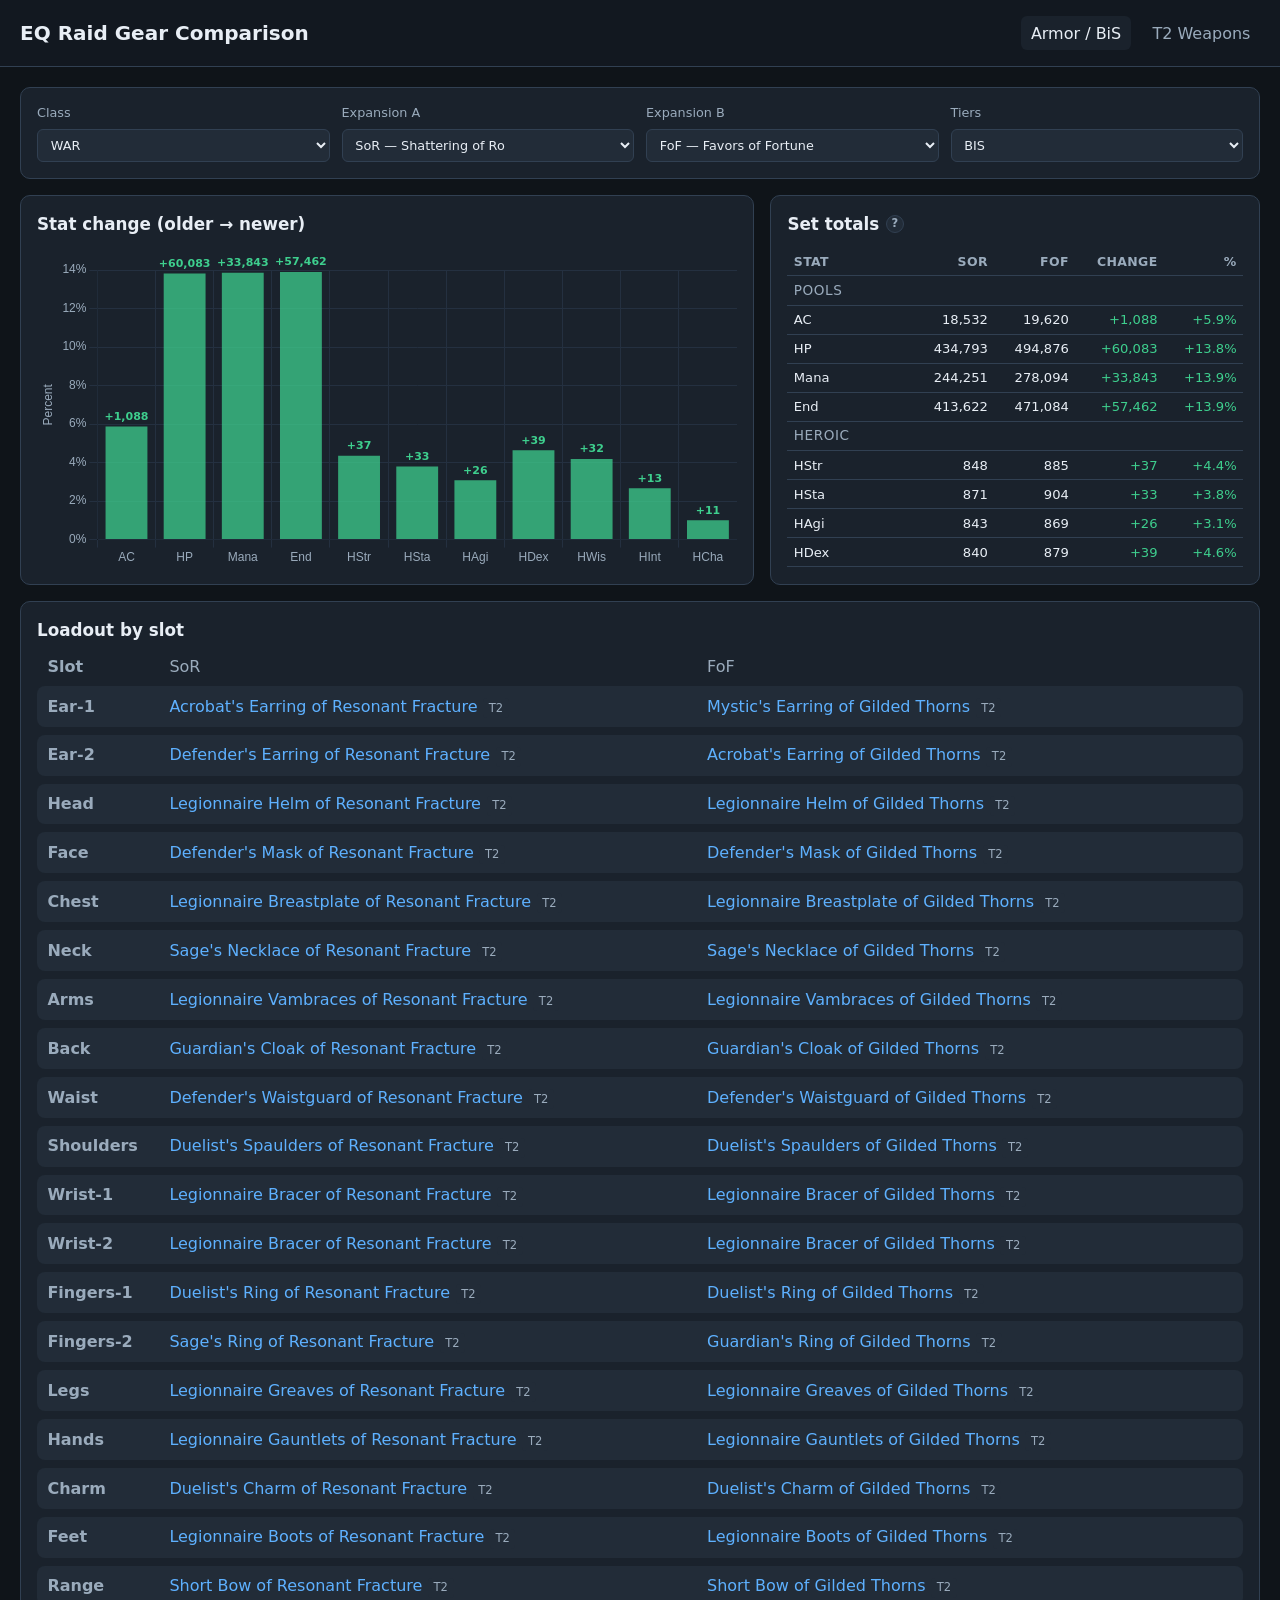
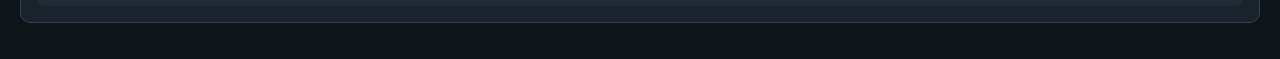
<file: index.html>
<!DOCTYPE html>
<html lang="en">
<head>
  <meta charset="utf-8" />
  <meta name="viewport" content="width=device-width, initial-scale=1" />
  <title>EQ Raid Gear Comparison</title>
  <link rel="stylesheet" href="css/site.css" />
  <script src="vendor/chart.umd.min.js"></script>
</head>
<body>
  <header>
    <h1>EQ Raid Gear Comparison</h1>
    <nav>
      <a class="active" href="index.html">Armor / BiS</a>
      <a href="weapons.html">T2 Weapons</a>
    </nav>
  </header>
  <main>
    <div class="controls">
      <label>Class
        <select id="classSelect"></select>
      </label>
      <label>Expansion A
        <select id="expA"></select>
      </label>
      <label>Expansion B
        <select id="expB"></select>
      </label>
      <label>Tiers
        <select id="modeSelect">
          <option value="T1">T1</option>
          <option value="T2">T2</option>
          <option value="BIS">BIS</option>
        </select>
      </label>
    </div>

    <div id="banner" class="banner hidden"></div>
    <div class="compare-row">
      <section class="panel panel-chart">
        <h2>Stat change (older → newer)</h2>
        <div class="chart-wrap">
          <canvas id="pctChart"></canvas>
        </div>
      </section>

      <section class="panel panel-totals">
        <h2 class="has-balloon">
          <span>Set totals</span>
          <button type="button" id="bisRulesTip" class="info-tip" aria-describedby="bisRulesBalloon" aria-label="BiS stat rules">?</button>
          <div id="bisRulesBalloon" class="balloon" role="tooltip" hidden></div>
        </h2>
        <div class="totals-scroll">
          <table>
            <thead>
              <tr>
                <th>Stat</th>
                <th class="num" id="baseCol">Base</th>
                <th class="num" id="otherCol">Other</th>
                <th class="num">Change</th>
                <th class="num">%</th>
              </tr>
            </thead>
            <tbody id="totalsBody"></tbody>
          </table>
        </div>
      </section>
    </div>

    <section class="panel">
      <h2>Loadout by slot</h2>
      <div id="slotList" class="slot-grid"></div>
    </section>
  </main>
  <script type="module" src="js/armor.js?v=slots"></script>
</body>
</html>
</file>
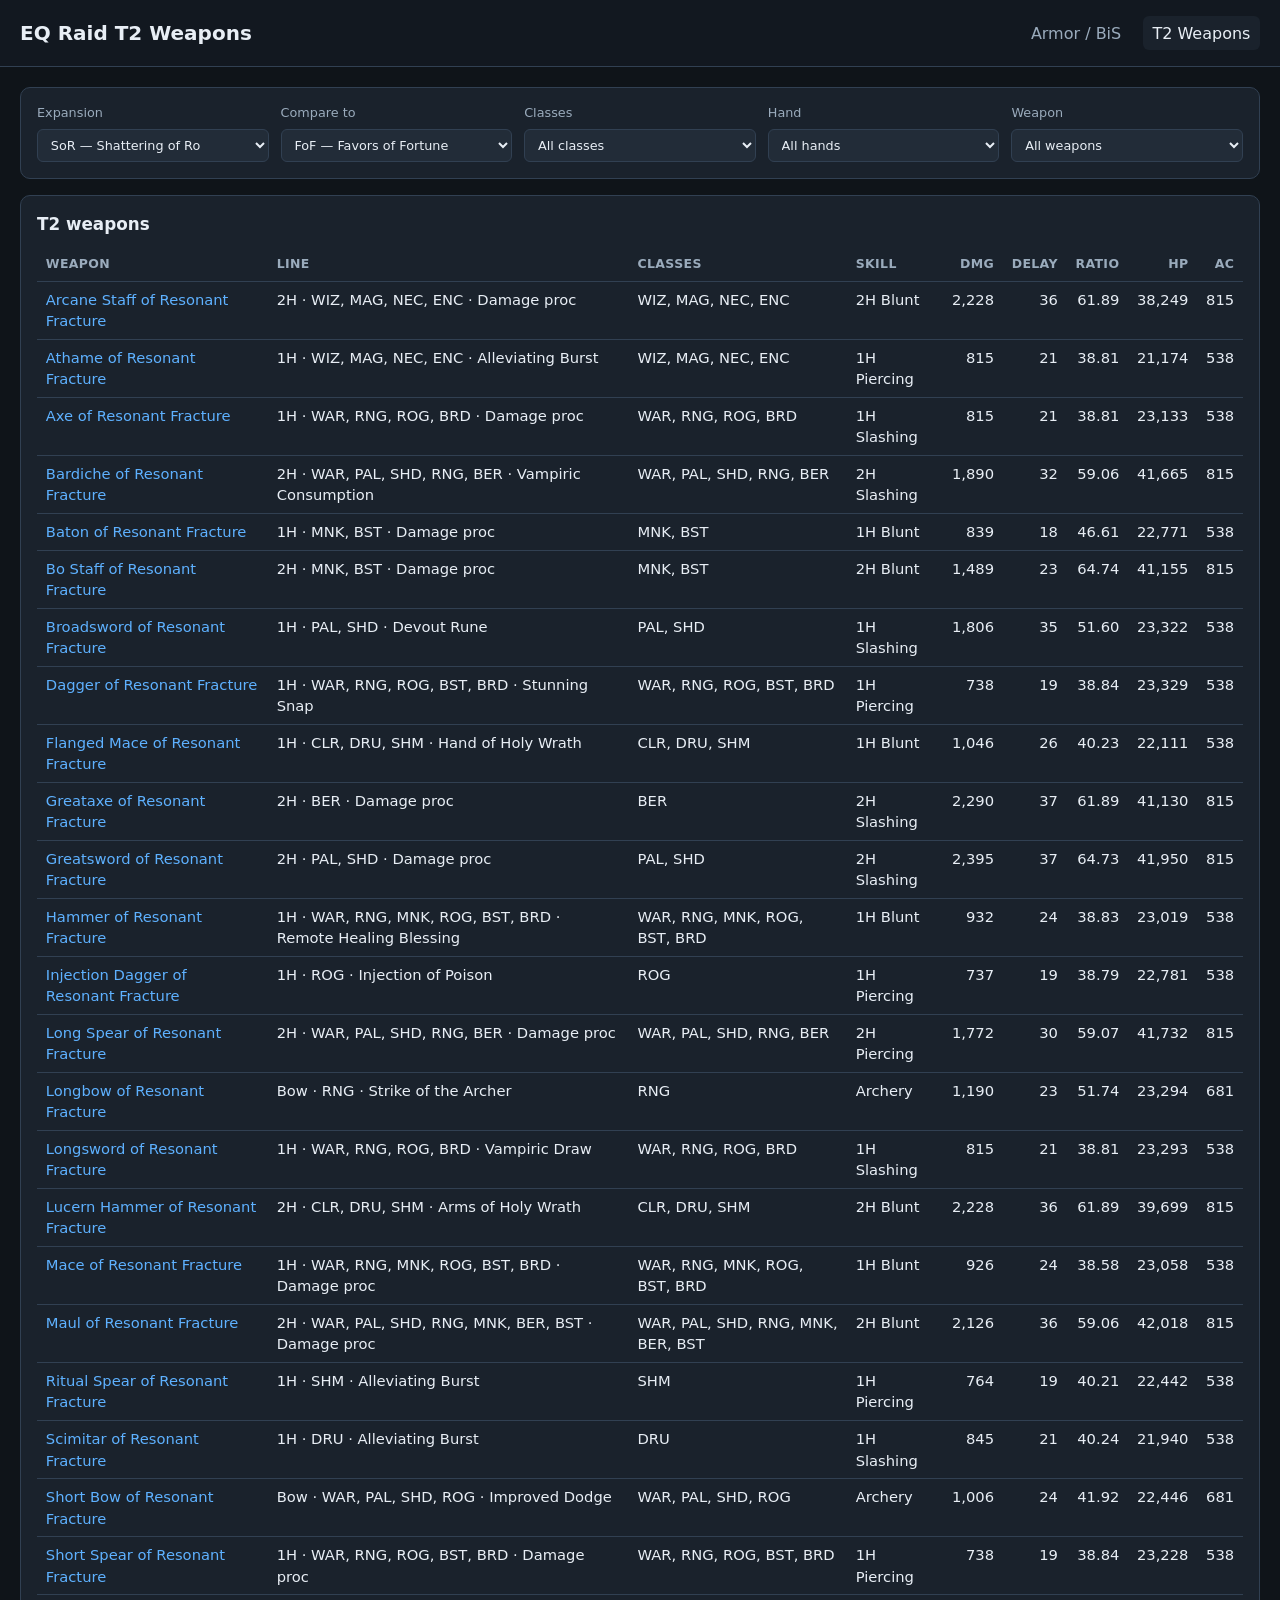
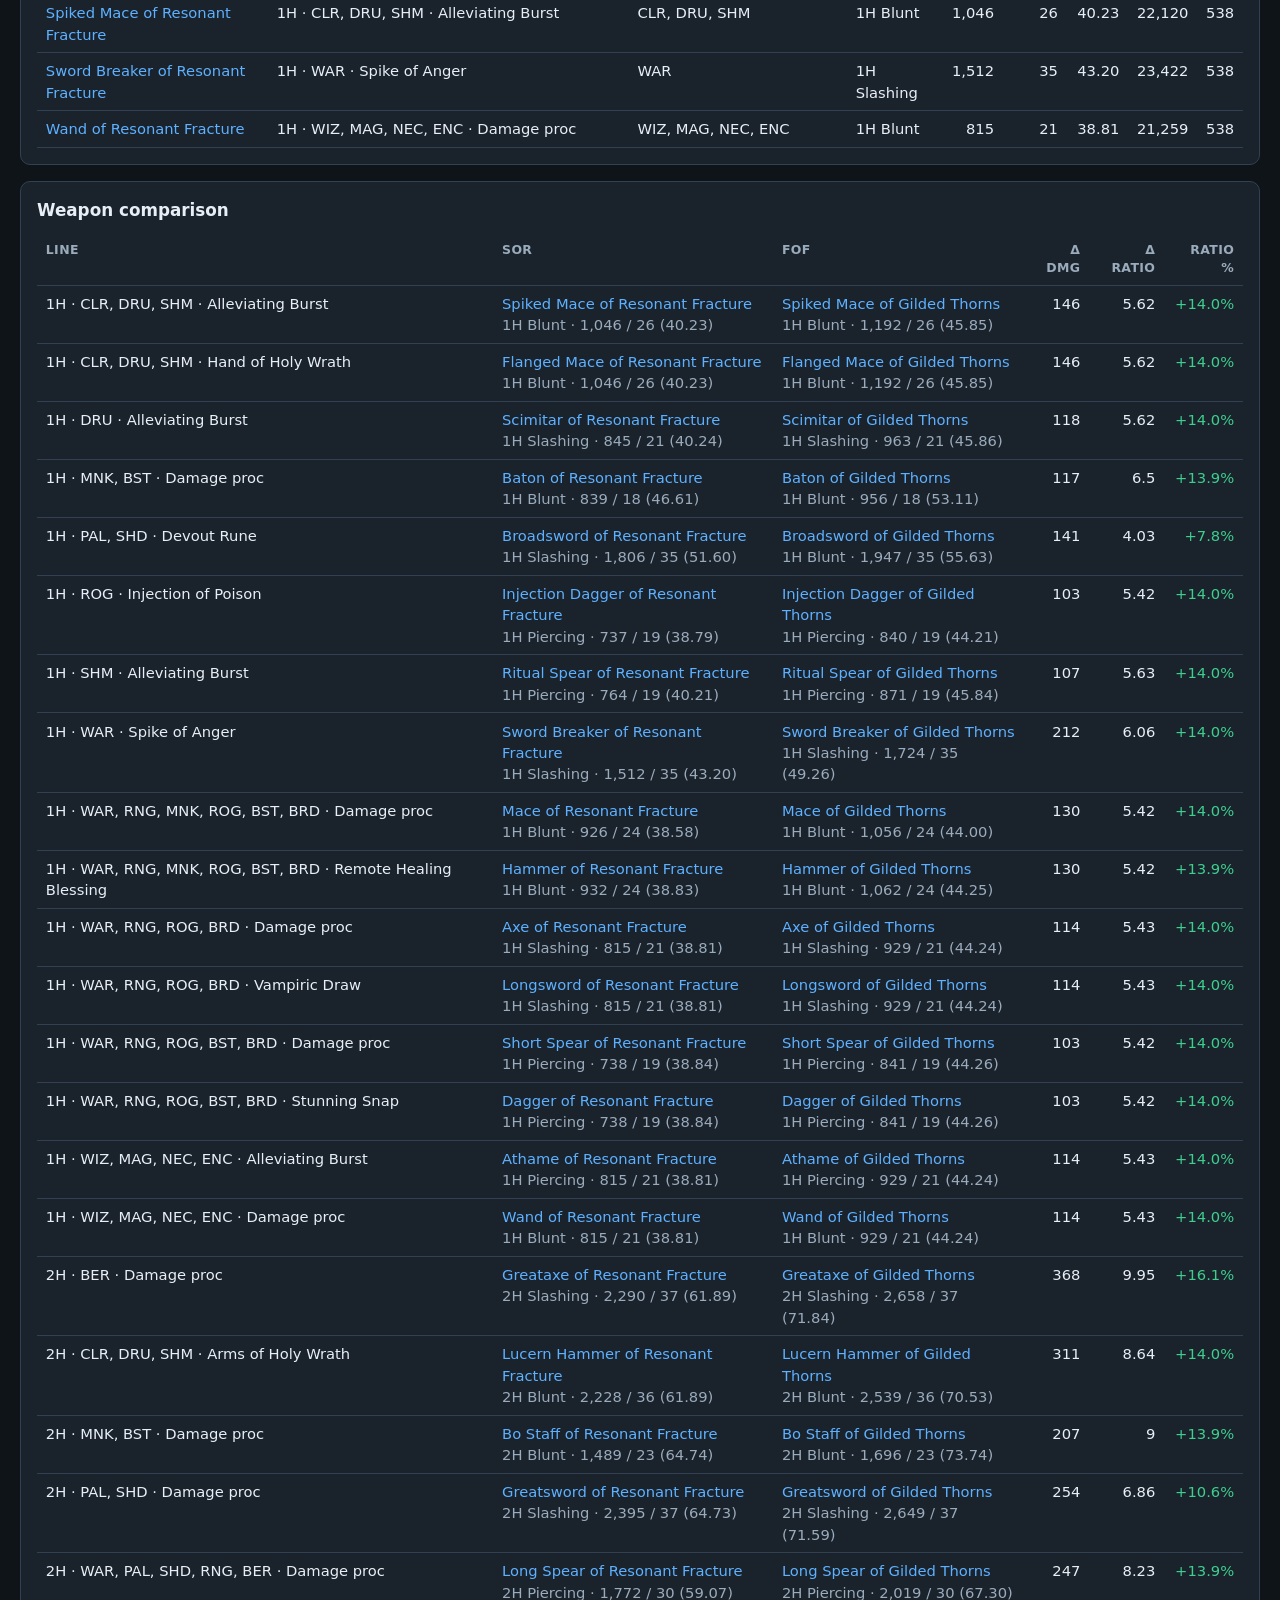
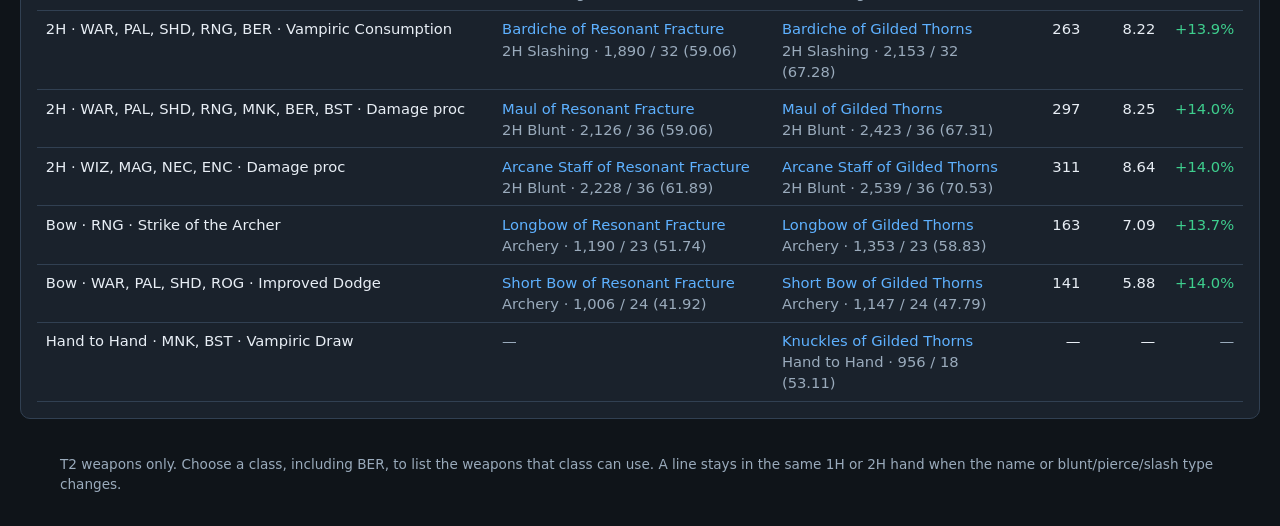
<file: weapons.html>
<!DOCTYPE html>
<html lang="en">
<head>
  <meta charset="utf-8" />
  <meta name="viewport" content="width=device-width, initial-scale=1" />
  <title>EQ Raid T2 Weapons</title>
  <link rel="stylesheet" href="css/site.css" />
</head>
<body>
  <header>
    <h1>EQ Raid T2 Weapons</h1>
    <nav>
      <a href="index.html">Armor / BiS</a>
      <a class="active" href="weapons.html">T2 Weapons</a>
    </nav>
  </header>
  <main>
    <div class="controls">
      <label>Expansion
        <select id="expA"></select>
      </label>
      <label>Compare to
        <select id="expB"></select>
      </label>
      <label>Classes
        <select id="classFilter">
          <option value="">All classes</option>
          <option value="pal-shd">PAL / SHD only</option>
          <option value="mnk-bst">MNK / BST only</option>
        </select>
      </label>
      <label>Hand
        <select id="handFilter"></select>
      </label>
      <label>Weapon
        <select id="lineFilter"></select>
      </label>
    </div>

    <div id="banner" class="banner hidden"></div>

    <section class="panel">
      <h2>T2 weapons</h2>
      <div id="weaponList"></div>
    </section>

    <section class="panel">
      <h2>Weapon comparison</h2>
      <table>
        <thead>
          <tr>
            <th>Line</th>
            <th id="baseCol">Base</th>
            <th id="otherCol">Other</th>
            <th class="num">Δ Dmg</th>
            <th class="num">Δ Ratio</th>
            <th class="num">Ratio %</th>
          </tr>
        </thead>
        <tbody id="compareBody"></tbody>
      </table>
    </section>
  </main>
  <footer>
    T2 weapons only. Choose a class, including BER, to list the weapons that class can use. A line stays in the same 1H or 2H hand when the name or blunt/pierce/slash type changes.
  </footer>
  <script type="module" src="js/weapons.js"></script>
</body>
</html>
</file>
<file: css/site.css>
:root {
  color-scheme: dark;
  --bg: #0f1419;
  --panel: #1a222c;
  --panel-2: #222c38;
  --border: #314052;
  --text: #e8eef5;
  --muted: #9aabbc;
  --accent: #5eb1ff;
  --up: #3ecf8e;
  --down: #f07178;
  --warn: #e6b450;
  font-family: "Segoe UI", system-ui, sans-serif;
}

* { box-sizing: border-box; }

body {
  margin: 0;
  background: var(--bg);
  color: var(--text);
  line-height: 1.45;
}

a { color: var(--accent); text-decoration: none; }
a:hover { text-decoration: underline; }

header {
  display: flex;
  flex-wrap: wrap;
  gap: 1rem;
  align-items: center;
  justify-content: space-between;
  padding: 1rem 1.25rem;
  border-bottom: 1px solid var(--border);
  background: #121820;
}

header h1 {
  margin: 0;
  font-size: 1.25rem;
  font-weight: 650;
}

nav { display: flex; gap: 0.75rem; }
nav a {
  color: var(--muted);
  padding: 0.35rem 0.6rem;
  border-radius: 6px;
}
nav a.active, nav a:hover {
  color: var(--text);
  background: var(--panel);
  text-decoration: none;
}

main {
  max-width: 1400px;
  margin: 0 auto;
  padding: 1.25rem;
}

.controls {
  display: grid;
  grid-template-columns: repeat(auto-fit, minmax(160px, 1fr));
  gap: 0.75rem;
  padding: 1rem;
  background: var(--panel);
  border: 1px solid var(--border);
  border-radius: 10px;
  margin-bottom: 1rem;
}

label {
  display: flex;
  flex-direction: column;
  gap: 0.35rem;
  font-size: 0.8rem;
  color: var(--muted);
}

select, button {
  font: inherit;
  color: var(--text);
  background: var(--panel-2);
  border: 1px solid var(--border);
  border-radius: 6px;
  padding: 0.45rem 0.55rem;
}

button {
  cursor: pointer;
  align-self: end;
  background: #2a5f8f;
  border-color: #3a78b0;
}
button:hover { filter: brightness(1.08); }

.banner {
  padding: 0.75rem 1rem;
  border-radius: 8px;
  background: #3a2f16;
  border: 1px solid #6a5420;
  color: #f0d78c;
  margin-bottom: 1rem;
}

.banner.hidden { display: none; }

.panel {
  background: var(--panel);
  border: 1px solid var(--border);
  border-radius: 10px;
  padding: 1rem;
  margin-bottom: 1rem;
}

.panel h2 {
  margin: 0 0 0.75rem;
  font-size: 1.05rem;
}

.has-balloon {
  position: relative;
  display: inline-flex;
  align-items: center;
  gap: 0.4rem;
}

.info-tip {
  width: 1.15rem;
  height: 1.15rem;
  padding: 0;
  border-radius: 999px;
  border: 1px solid var(--border);
  background: var(--panel-2);
  color: var(--muted);
  font: inherit;
  font-size: 0.72rem;
  font-weight: 700;
  line-height: 1;
  cursor: help;
  align-self: center;
}

.info-tip:hover,
.info-tip:focus-visible {
  color: var(--text);
  border-color: #3a78b0;
  outline: none;
}

.balloon {
  position: absolute;
  top: calc(100% + 0.45rem);
  left: 0;
  z-index: 5;
  min-width: 11rem;
  max-width: 16rem;
  padding: 0.55rem 0.7rem;
  border-radius: 8px;
  border: 1px solid var(--border);
  background: #16202b;
  color: var(--text);
  box-shadow: 0 8px 24px rgba(0, 0, 0, 0.35);
  font-size: 0.78rem;
  font-weight: 500;
  line-height: 1.35;
  text-transform: none;
  letter-spacing: normal;
}

.balloon::before {
  content: "";
  position: absolute;
  top: -6px;
  left: 1.35rem;
  width: 10px;
  height: 10px;
  border-left: 1px solid var(--border);
  border-top: 1px solid var(--border);
  background: #16202b;
  transform: rotate(45deg);
}

.balloon[hidden] {
  display: none;
}

.balloon div + div {
  margin-top: 0.25rem;
  color: var(--muted);
}

.compare-row {
  display: grid;
  grid-template-columns: minmax(0, 1.35fr) minmax(280px, 0.9fr);
  gap: 1rem;
  align-items: stretch;
  margin-bottom: 1rem;
}

.compare-row > .panel {
  margin-bottom: 0;
  min-width: 0;
  display: flex;
  flex-direction: column;
}

.chart-wrap {
  position: relative;
  flex: 1;
  min-height: 260px;
  height: 320px;
}

.panel-totals .totals-scroll {
  flex: 1;
  min-height: 0;
  max-height: 320px;
  overflow: auto;
}

.panel-totals table {
  font-size: 0.82rem;
}

.panel-totals th,
.panel-totals td {
  padding: 0.28rem 0.4rem;
}

.panel-totals thead th {
  position: sticky;
  top: 0;
  background: var(--panel);
  z-index: 1;
}

@media (max-width: 900px) {
  .compare-row {
    grid-template-columns: 1fr;
  }

  .chart-wrap {
    height: 260px;
  }

  .panel-totals .totals-scroll {
    max-height: 360px;
  }
}

table {
  width: 100%;
  border-collapse: collapse;
  font-size: 0.92rem;
}

th, td {
  padding: 0.45rem 0.55rem;
  border-bottom: 1px solid var(--border);
  text-align: left;
  vertical-align: top;
}

th {
  color: var(--muted);
  font-weight: 600;
  font-size: 0.78rem;
  text-transform: uppercase;
  letter-spacing: 0.03em;
}

tbody tr:hover { background: rgba(255, 255, 255, 0.03); }

.num { text-align: right; font-variant-numeric: tabular-nums; }
.pos { color: var(--up); }
.neg { color: var(--down); }
.muted { color: var(--muted); }
.tier {
  display: inline-block;
  font-size: 0.72rem;
  padding: 0.1rem 0.35rem;
  border-radius: 4px;
  background: var(--panel-2);
  color: var(--muted);
  margin-left: 0.35rem;
}

.stat-group-title {
  margin-top: 1rem;
  margin-bottom: 0.35rem;
  color: var(--muted);
  font-size: 0.85rem;
  text-transform: uppercase;
  letter-spacing: 0.04em;
}

.slot-grid {
  display: grid;
  gap: 0.5rem;
}

.slot-row {
  display: grid;
  grid-template-columns: 110px 1fr 1fr;
  gap: 0.75rem;
  padding: 0.55rem 0.65rem;
  background: var(--panel-2);
  border-radius: 8px;
}

.slot-name {
  font-weight: 600;
  color: var(--muted);
}

@media (max-width: 800px) {
  .slot-row {
    grid-template-columns: 1fr;
  }
}

footer {
  max-width: 1200px;
  margin: 0 auto 2rem;
  padding: 0 1.25rem;
  color: var(--muted);
  font-size: 0.85rem;
}
</file>
